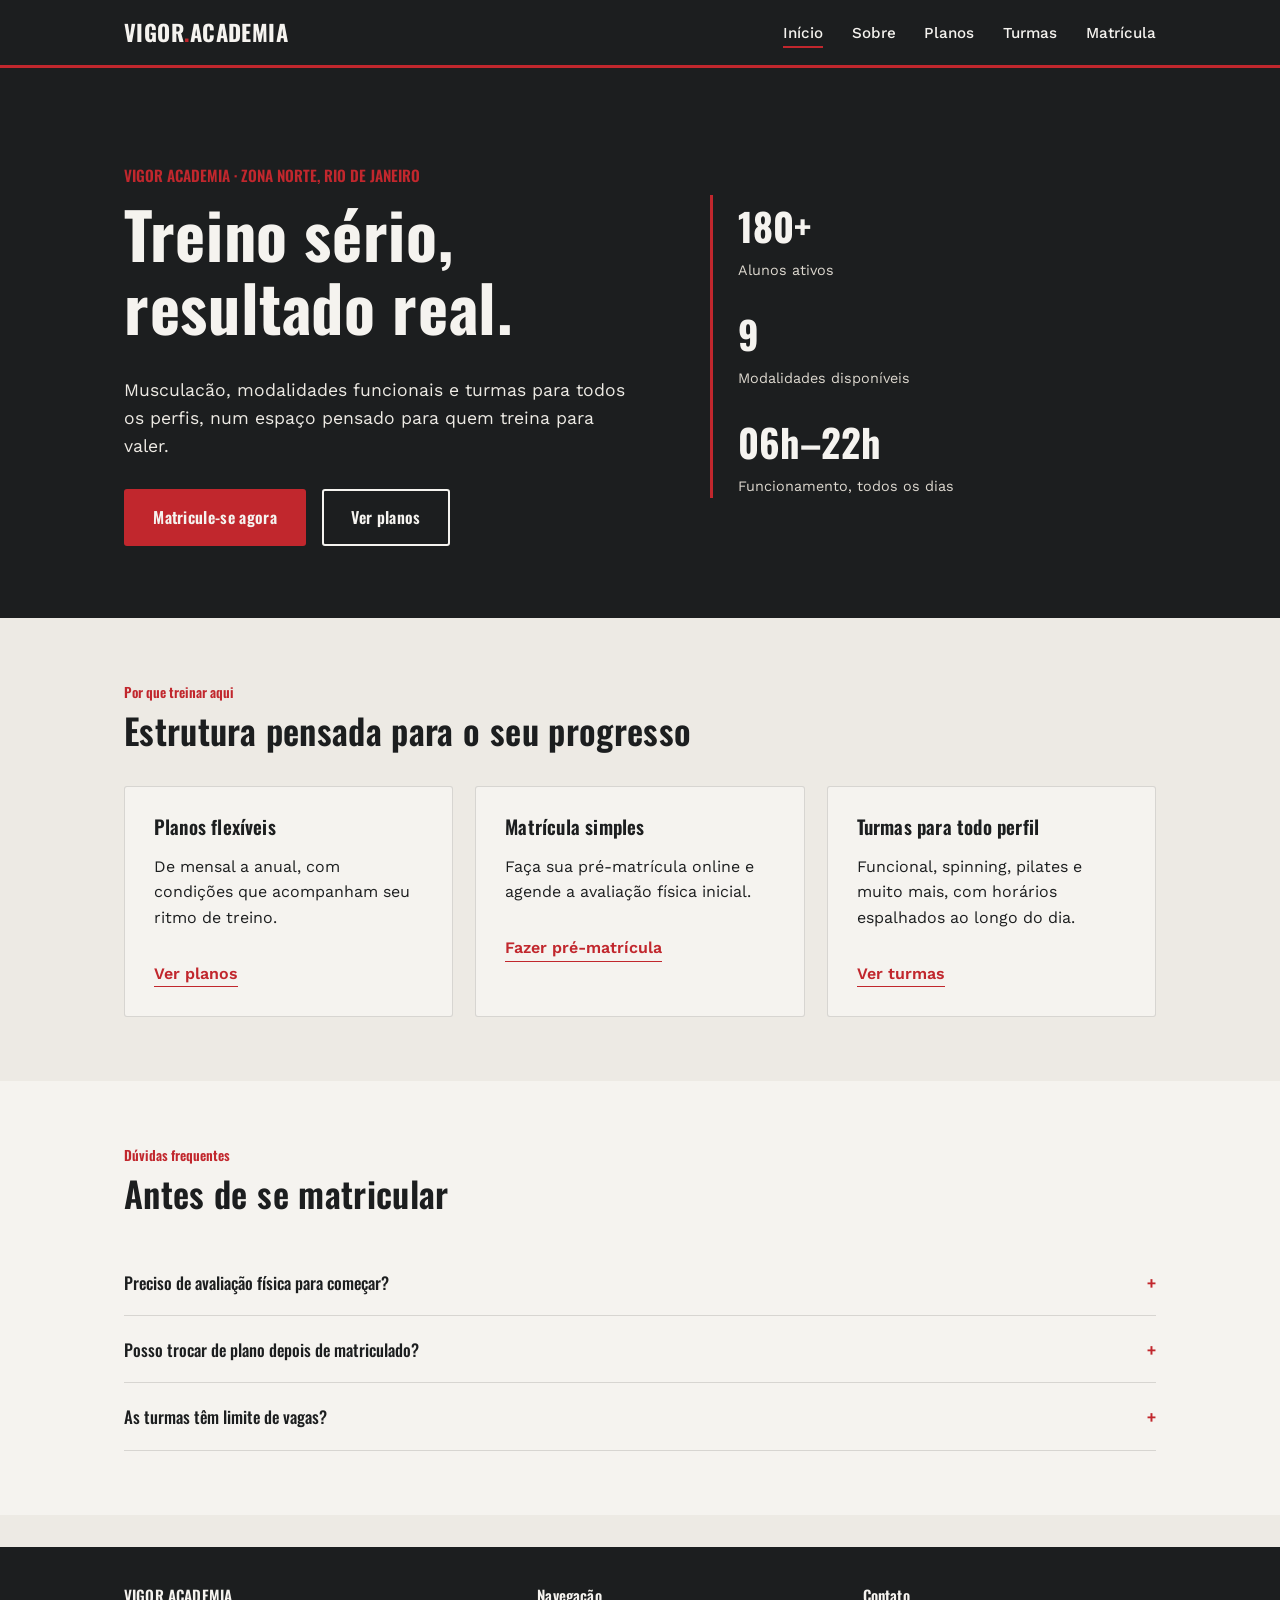
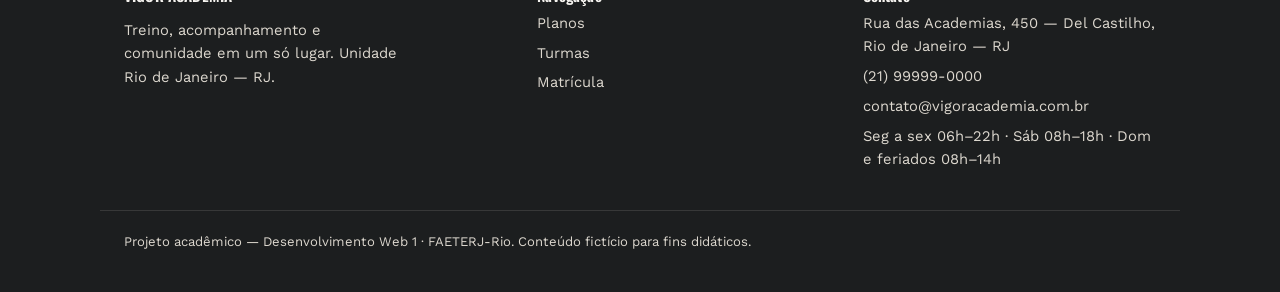
<file: academia-site/index.html>
<!DOCTYPE html>
<html lang="pt-BR">
<head>
<meta charset="UTF-8">
<meta name="viewport" content="width=device-width, initial-scale=1.0">
<title>Início | Vigor Academia</title>
<meta name="description" content="Vigor Academia — musculacão, modalidades funcionais e planos flexíveis na Zona Norte do Rio de Janeiro.">
<link rel="stylesheet" href="css/style.css">
</head>
<body>
<header class="site-header">
  <nav class="nav">
    <a href="index.html" class="brand">VIGOR<span>.</span>ACADEMIA</a>
    <button class="nav-toggle" aria-label="Abrir menu" aria-expanded="false">Menu</button>
    <ul class="nav-links">
      <li><a href="index.html" aria-current="page">Início</a></li>
      <li><a href="sobre.html">Sobre</a></li>
      <li><a href="planos.html">Planos</a></li>
      <li><a href="turmas.html">Turmas</a></li>
      <li><a href="matricula.html">Matrícula</a></li>
    </ul>
  </nav>
</header>

<section class="hero">
  <div class="container">
    <div>
      <p class="hero-eyebrow">VIGOR ACADEMIA · ZONA NORTE, RIO DE JANEIRO</p>
      <h1>Treino sério,<br>resultado real.</h1>
      <p class="lead">Musculacão, modalidades funcionais e turmas para todos os perfis, num espaço pensado para quem treina para valer.</p>
      <div class="hero-actions">
        <a href="matricula.html" class="btn btn-primary">Matricule-se agora</a>
        <a href="planos.html" class="btn btn-outline">Ver planos</a>
      </div>
    </div>
    <div class="hero-stats">
      <div><span class="stat-num">180+</span><span class="stat-label">Alunos ativos</span></div>
      <div><span class="stat-num">9</span><span class="stat-label">Modalidades disponíveis</span></div>
      <div><span class="stat-num">06h–22h</span><span class="stat-label">Funcionamento, todos os dias</span></div>
    </div>
  </div>
</section>

<section class="section">
  <div class="container">
    <div class="section-head">
      <span class="kicker">Por que treinar aqui</span>
      <h2>Estrutura pensada para o seu progresso</h2>
    </div>
    <div class="card-grid">
      <div class="card">
        <h3>Planos flexíveis</h3>
        <p>De mensal a anual, com condições que acompanham seu ritmo de treino.</p>
        <a class="card-link" href="planos.html">Ver planos</a>
      </div>
      <div class="card">
        <h3>Matrícula simples</h3>
        <p>Faça sua pré-matrícula online e agende a avaliação física inicial.</p>
        <a class="card-link" href="matricula.html">Fazer pré-matrícula</a>
      </div>
      <div class="card">
        <h3>Turmas para todo perfil</h3>
        <p>Funcional, spinning, pilates e muito mais, com horários espalhados ao longo do dia.</p>
        <a class="card-link" href="turmas.html">Ver turmas</a>
      </div>
    </div>
  </div>
</section>

<section class="section section-alt">
  <div class="container">
    <div class="section-head">
      <span class="kicker">Dúvidas frequentes</span>
      <h2>Antes de se matricular</h2>
    </div>
    <div class="accordion">
      <div class="accordion-item">
        <button class="accordion-trigger" aria-expanded="false" aria-controls="faq-1">
          <span>Preciso de avaliação física para começar?</span><span class="icon">+</span>
        </button>
        <div class="accordion-panel" id="faq-1">
          <p>Sim. Toda matrícula inclui uma avaliação física inicial, usada para montar seu primeiro treino.</p>
        </div>
      </div>
      <div class="accordion-item">
        <button class="accordion-trigger" aria-expanded="false" aria-controls="faq-2">
          <span>Posso trocar de plano depois de matriculado?</span><span class="icon">+</span>
        </button>
        <div class="accordion-panel" id="faq-2">
          <p>Sim, a troca pode ser solicitada na recepção e passa a valer no próximo ciclo de pagamento.</p>
        </div>
      </div>
      <div class="accordion-item">
        <button class="accordion-trigger" aria-expanded="false" aria-controls="faq-3">
          <span>As turmas têm limite de vagas?</span><span class="icon">+</span>
        </button>
        <div class="accordion-panel" id="faq-3">
          <p>Sim, cada turma tem capacidade máxima fixa — confira as vagas disponíveis na página de turmas.</p>
        </div>
      </div>
    </div>
  </div>
</section>
<footer class="site-footer">
  <div class="container footer-grid">
    <div>
      <h4>VIGOR ACADEMIA</h4>
      <p style="max-width:32ch; color:var(--concrete-dark); font-size:0.92rem;">Treino, acompanhamento e comunidade em um só lugar. Unidade Rio de Janeiro — RJ.</p>
    </div>
    <div>
      <h4>Navegação</h4>
      <ul>
        <li><a href="planos.html">Planos</a></li>
        <li><a href="turmas.html">Turmas</a></li>
        <li><a href="matricula.html">Matrícula</a></li>
      </ul>
    </div>
    <div>
      <h4>Contato</h4>
      <ul>
        <li>Rua das Academias, 450 — Del Castilho, Rio de Janeiro — RJ</li>
        <li>(21) 99999-0000</li>
        <li>contato@vigoracademia.com.br</li>
        <li>Seg a sex 06h–22h · Sáb 08h–18h · Dom e feriados 08h–14h</li>
      </ul>
    </div>
  </div>
  <div class="footer-bottom">
    Projeto acadêmico — Desenvolvimento Web 1 · FAETERJ-Rio. Conteúdo fictício para fins didáticos.
  </div>
</footer>
<script src="js/main.js" defer></script>
</body>
</html>
</file>
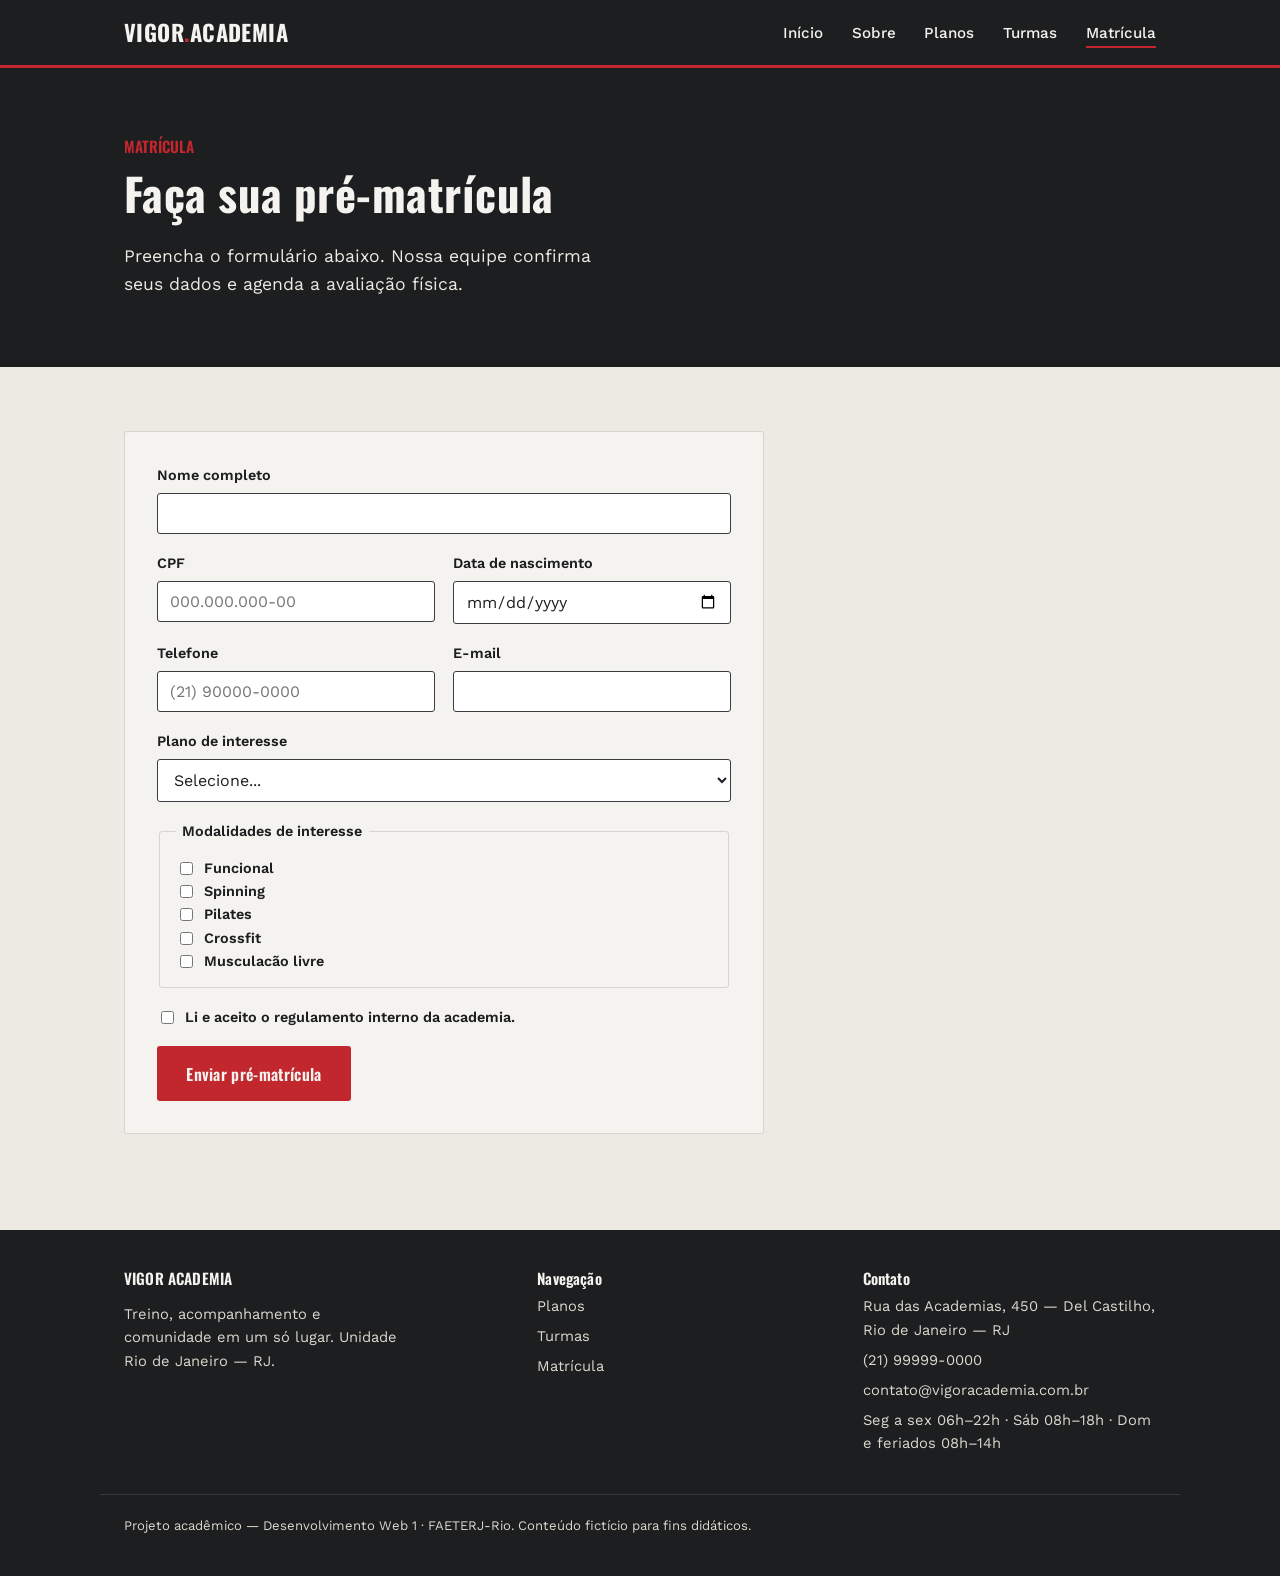
<file: academia-site/matricula.html>
<!DOCTYPE html>
<html lang="pt-BR">
<head>
<meta charset="UTF-8">
<meta name="viewport" content="width=device-width, initial-scale=1.0">
<title>Matrícula | Vigor Academia</title>
<meta name="description" content="Formulário de pré-matrícula da Vigor Academia.">
<link rel="stylesheet" href="css/style.css">
</head>
<body>
<header class="site-header">
  <nav class="nav">
    <a href="index.html" class="brand">VIGOR<span>.</span>ACADEMIA</a>
    <button class="nav-toggle" aria-label="Abrir menu" aria-expanded="false">Menu</button>
    <ul class="nav-links">
      <li><a href="index.html">Início</a></li>
      <li><a href="sobre.html">Sobre</a></li>
      <li><a href="planos.html">Planos</a></li>
      <li><a href="turmas.html">Turmas</a></li>
      <li><a href="matricula.html" aria-current="page">Matrícula</a></li>
    </ul>
  </nav>
</header>
<section class="hero" style="padding: 3.2rem 0;">
  <div class="container" style="grid-template-columns: 1fr;">
    <div>
      <p class="hero-eyebrow">MATRÍCULA</p>
      <h1 style="font-size: clamp(2rem, 4vw, 2.8rem);">Faça sua pré-matrícula</h1>
      <p class="lead">Preencha o formulário abaixo. Nossa equipe confirma seus dados e agenda a avaliação física.</p>
    </div>
  </div>
</section>

<section class="section">
  <div class="container">
    <form class="form-card" id="form-matricula" novalidate>
      <div class="form-grid">
        <div class="full">
          <label for="nome">Nome completo</label>
          <input type="text" id="nome" name="nome" required>
        </div>

        <div>
          <label for="cpf">CPF</label>
          <input type="text" id="cpf" name="cpf" placeholder="000.000.000-00" required>
        </div>
        <div>
          <label for="nascimento">Data de nascimento</label>
          <input type="date" id="nascimento" name="nascimento" required>
        </div>

        <div>
          <label for="telefone">Telefone</label>
          <input type="tel" id="telefone" name="telefone" placeholder="(21) 90000-0000" required>
        </div>
        <div>
          <label for="email">E-mail</label>
          <input type="email" id="email" name="email" required>
        </div>

        <div class="full">
          <label for="plano">Plano de interesse</label>
          <select id="plano" name="plano" required>
            <option value="">Selecione...</option>
            <option value="mensal">Mensal — R$ 139/mês</option>
            <option value="trimestral">Trimestral — R$ 119/mês</option>
            <option value="semestral">Semestral — R$ 104/mês</option>
            <option value="anual">Anual — R$ 89/mês</option>
          </select>
        </div>

        <div class="full">
          <fieldset>
            <legend>Modalidades de interesse</legend>
            <div class="checkbox-row"><input type="checkbox" id="mod-funcional" name="modalidade" value="funcional"><label for="mod-funcional" style="margin:0;">Funcional</label></div>
            <div class="checkbox-row"><input type="checkbox" id="mod-spinning" name="modalidade" value="spinning"><label for="mod-spinning" style="margin:0;">Spinning</label></div>
            <div class="checkbox-row"><input type="checkbox" id="mod-pilates" name="modalidade" value="pilates"><label for="mod-pilates" style="margin:0;">Pilates</label></div>
            <div class="checkbox-row"><input type="checkbox" id="mod-crossfit" name="modalidade" value="crossfit"><label for="mod-crossfit" style="margin:0;">Crossfit</label></div>
            <div class="checkbox-row"><input type="checkbox" id="mod-musculacao" name="modalidade" value="musculacao"><label for="mod-musculacao" style="margin:0;">Musculacão livre</label></div>
          </fieldset>
        </div>

        <div class="full checkbox-row">
          <input type="checkbox" id="termos" name="termos" required>
          <label for="termos" style="margin:0;">Li e aceito o regulamento interno da academia.</label>
        </div>

        <div class="full">
          <button type="submit" class="btn btn-primary">Enviar pré-matrícula</button>
          <div class="form-msg" id="matricula-msg"></div>
        </div>
      </div>
    </form>
  </div>
</section>
<footer class="site-footer">
  <div class="container footer-grid">
    <div>
      <h4>VIGOR ACADEMIA</h4>
      <p style="max-width:32ch; color:var(--concrete-dark); font-size:0.92rem;">Treino, acompanhamento e comunidade em um só lugar. Unidade Rio de Janeiro — RJ.</p>
    </div>
    <div>
      <h4>Navegação</h4>
      <ul>
        <li><a href="planos.html">Planos</a></li>
        <li><a href="turmas.html">Turmas</a></li>
        <li><a href="matricula.html">Matrícula</a></li>
      </ul>
    </div>
    <div>
      <h4>Contato</h4>
      <ul>
        <li>Rua das Academias, 450 — Del Castilho, Rio de Janeiro — RJ</li>
        <li>(21) 99999-0000</li>
        <li>contato@vigoracademia.com.br</li>
        <li>Seg a sex 06h–22h · Sáb 08h–18h · Dom e feriados 08h–14h</li>
      </ul>
    </div>
  </div>
  <div class="footer-bottom">
    Projeto acadêmico — Desenvolvimento Web 1 · FAETERJ-Rio. Conteúdo fictício para fins didáticos.
  </div>
</footer>
<script src="js/main.js" defer></script>
</body>
</html>
</file>
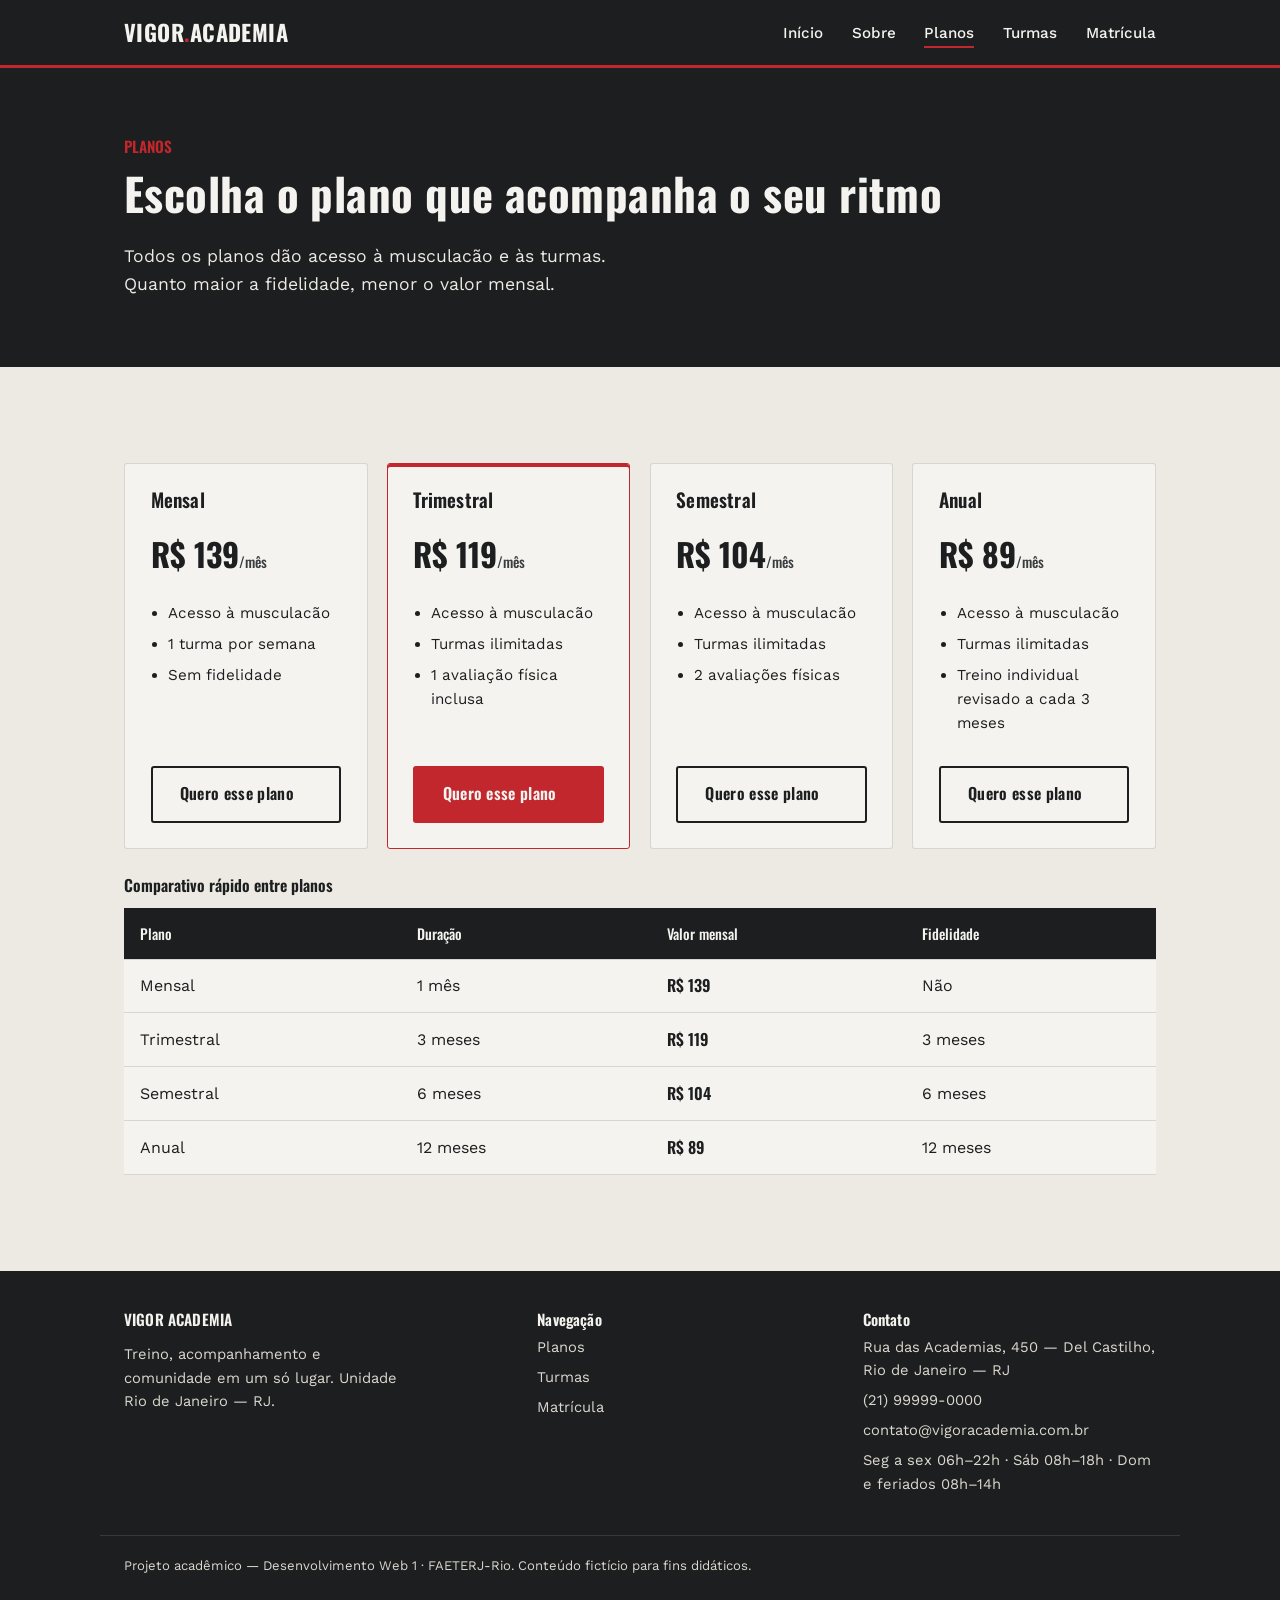
<file: academia-site/planos.html>
<!DOCTYPE html>
<html lang="pt-BR">
<head>
<meta charset="UTF-8">
<meta name="viewport" content="width=device-width, initial-scale=1.0">
<title>Planos | Vigor Academia</title>
<meta name="description" content="Compare os planos mensal, trimestral, semestral e anual da Vigor Academia.">
<link rel="stylesheet" href="css/style.css">
</head>
<body>
<header class="site-header">
  <nav class="nav">
    <a href="index.html" class="brand">VIGOR<span>.</span>ACADEMIA</a>
    <button class="nav-toggle" aria-label="Abrir menu" aria-expanded="false">Menu</button>
    <ul class="nav-links">
      <li><a href="index.html">Início</a></li>
      <li><a href="sobre.html">Sobre</a></li>
      <li><a href="planos.html" aria-current="page">Planos</a></li>
      <li><a href="turmas.html">Turmas</a></li>
      <li><a href="matricula.html">Matrícula</a></li>
    </ul>
  </nav>
</header>
<section class="hero" style="padding: 3.2rem 0;">
  <div class="container" style="grid-template-columns: 1fr;">
    <div>
      <p class="hero-eyebrow">PLANOS</p>
      <h1 style="font-size: clamp(2rem, 4vw, 2.8rem);">Escolha o plano que acompanha o seu ritmo</h1>
      <p class="lead">Todos os planos dão acesso à musculacão e às turmas. Quanto maior a fidelidade, menor o valor mensal.</p>
    </div>
  </div>
</section>

<section class="section">
  <div class="container">
    <div class="plan-grid">
      <div class="plan">
        <h3>Mensal</h3>
        <p class="price">R$ 139<small>/mês</small></p>
        <ul>
          <li>Acesso à musculacão</li>
          <li>1 turma por semana</li>
          <li>Sem fidelidade</li>
        </ul>
        <a href="matricula.html" class="btn btn-outline">Quero esse plano</a>
      </div>
      <div class="plan featured">
        <h3>Trimestral</h3>
        <p class="price">R$ 119<small>/mês</small></p>
        <ul>
          <li>Acesso à musculacão</li>
          <li>Turmas ilimitadas</li>
          <li>1 avaliação física inclusa</li>
        </ul>
        <a href="matricula.html" class="btn btn-primary">Quero esse plano</a>
      </div>
      <div class="plan">
        <h3>Semestral</h3>
        <p class="price">R$ 104<small>/mês</small></p>
        <ul>
          <li>Acesso à musculacão</li>
          <li>Turmas ilimitadas</li>
          <li>2 avaliações físicas</li>
        </ul>
        <a href="matricula.html" class="btn btn-outline">Quero esse plano</a>
      </div>
      <div class="plan">
        <h3>Anual</h3>
        <p class="price">R$ 89<small>/mês</small></p>
        <ul>
          <li>Acesso à musculacão</li>
          <li>Turmas ilimitadas</li>
          <li>Treino individual revisado a cada 3 meses</li>
        </ul>
        <a href="matricula.html" class="btn btn-outline">Quero esse plano</a>
      </div>
    </div>

    <div class="table-wrap">
      <table>
        <caption>Comparativo rápido entre planos</caption>
        <thead>
          <tr><th>Plano</th><th>Duração</th><th>Valor mensal</th><th>Fidelidade</th></tr>
        </thead>
        <tbody>
          <tr><td>Mensal</td><td>1 mês</td><td class="price">R$ 139</td><td>Não</td></tr>
          <tr><td>Trimestral</td><td>3 meses</td><td class="price">R$ 119</td><td>3 meses</td></tr>
          <tr><td>Semestral</td><td>6 meses</td><td class="price">R$ 104</td><td>6 meses</td></tr>
          <tr><td>Anual</td><td>12 meses</td><td class="price">R$ 89</td><td>12 meses</td></tr>
        </tbody>
      </table>
    </div>
  </div>
</section>
<footer class="site-footer">
  <div class="container footer-grid">
    <div>
      <h4>VIGOR ACADEMIA</h4>
      <p style="max-width:32ch; color:var(--concrete-dark); font-size:0.92rem;">Treino, acompanhamento e comunidade em um só lugar. Unidade Rio de Janeiro — RJ.</p>
    </div>
    <div>
      <h4>Navegação</h4>
      <ul>
        <li><a href="planos.html">Planos</a></li>
        <li><a href="turmas.html">Turmas</a></li>
        <li><a href="matricula.html">Matrícula</a></li>
      </ul>
    </div>
    <div>
      <h4>Contato</h4>
      <ul>
        <li>Rua das Academias, 450 — Del Castilho, Rio de Janeiro — RJ</li>
        <li>(21) 99999-0000</li>
        <li>contato@vigoracademia.com.br</li>
        <li>Seg a sex 06h–22h · Sáb 08h–18h · Dom e feriados 08h–14h</li>
      </ul>
    </div>
  </div>
  <div class="footer-bottom">
    Projeto acadêmico — Desenvolvimento Web 1 · FAETERJ-Rio. Conteúdo fictício para fins didáticos.
  </div>
</footer>
<script src="js/main.js" defer></script>
</body>
</html>
</file>
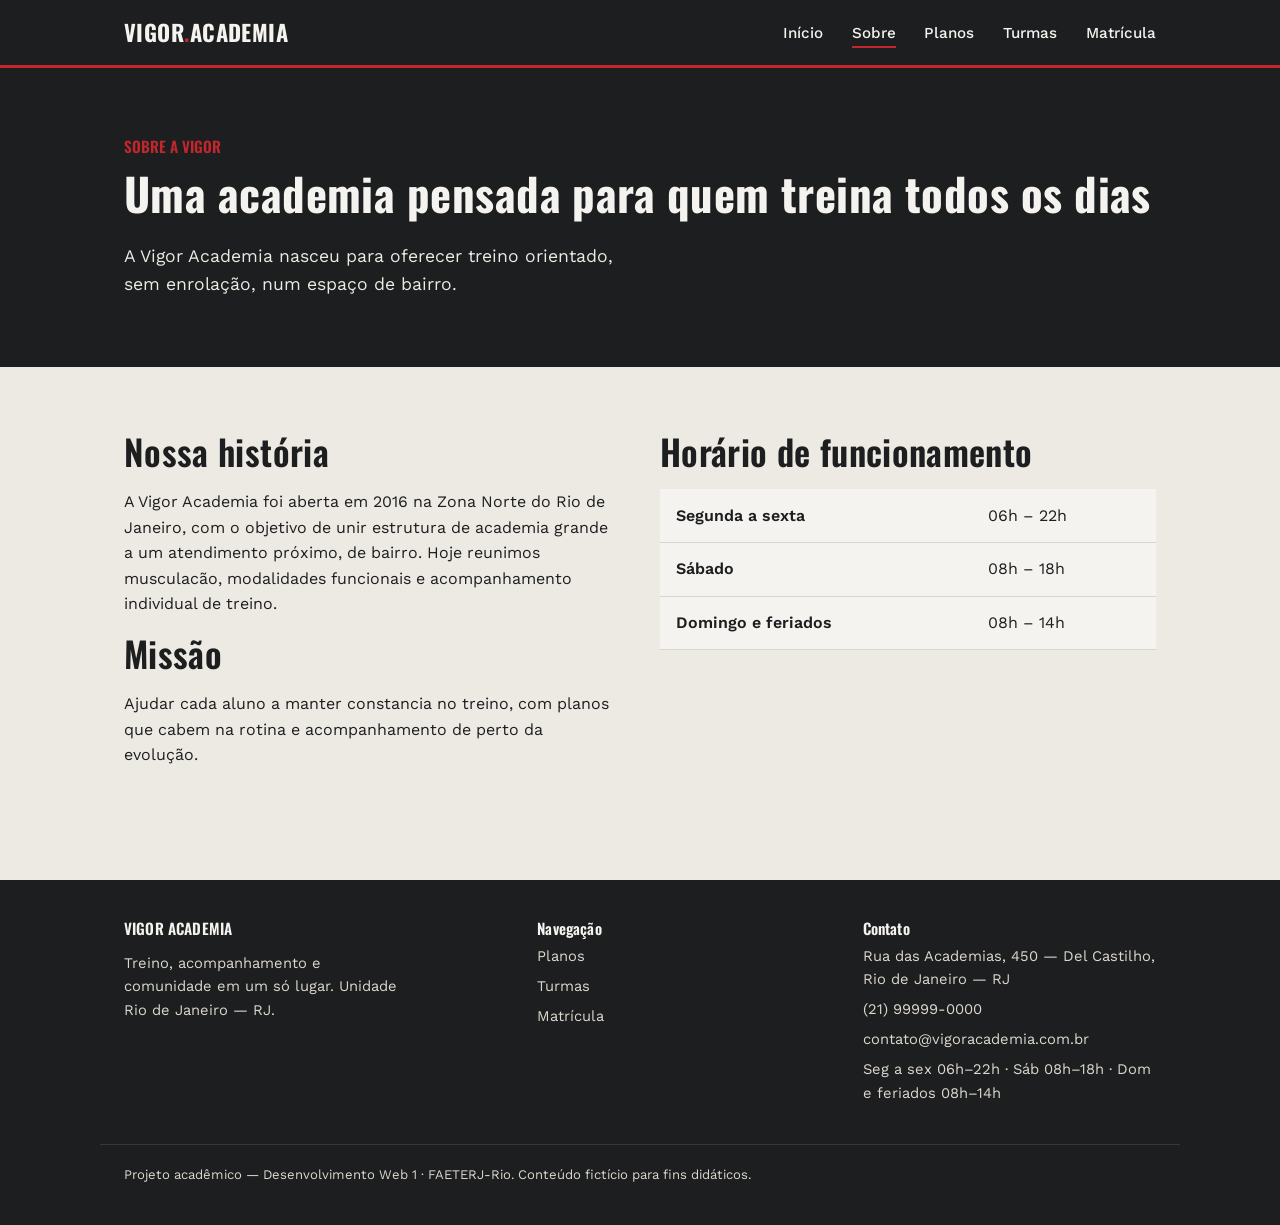
<file: academia-site/sobre.html>
<!DOCTYPE html>
<html lang="pt-BR">
<head>
<meta charset="UTF-8">
<meta name="viewport" content="width=device-width, initial-scale=1.0">
<title>Sobre | Vigor Academia</title>
<meta name="description" content="Conheça a história, a missão e o horário de funcionamento da Vigor Academia.">
<link rel="stylesheet" href="css/style.css">
</head>
<body>
<header class="site-header">
  <nav class="nav">
    <a href="index.html" class="brand">VIGOR<span>.</span>ACADEMIA</a>
    <button class="nav-toggle" aria-label="Abrir menu" aria-expanded="false">Menu</button>
    <ul class="nav-links">
      <li><a href="index.html">Início</a></li>
      <li><a href="sobre.html" aria-current="page">Sobre</a></li>
      <li><a href="planos.html">Planos</a></li>
      <li><a href="turmas.html">Turmas</a></li>
      <li><a href="matricula.html">Matrícula</a></li>
    </ul>
  </nav>
</header>
<section class="hero" style="padding: 3.2rem 0;">
  <div class="container" style="grid-template-columns: 1fr;">
    <div>
      <p class="hero-eyebrow">SOBRE A VIGOR</p>
      <h1 style="font-size: clamp(2rem, 4vw, 2.8rem);">Uma academia pensada para quem treina todos os dias</h1>
      <p class="lead">A Vigor Academia nasceu para oferecer treino orientado, sem enrolação, num espaço de bairro.</p>
    </div>
  </div>
</section>

<section class="section">
  <div class="container info-grid">
    <div>
      <h2>Nossa história</h2>
      <p>A Vigor Academia foi aberta em 2016 na Zona Norte do Rio de Janeiro, com o objetivo de unir estrutura de academia grande a um atendimento próximo, de bairro. Hoje reunimos musculacão, modalidades funcionais e acompanhamento individual de treino.</p>
      <h2>Missão</h2>
      <p>Ajudar cada aluno a manter constancia no treino, com planos que cabem na rotina e acompanhamento de perto da evolução.</p>
    </div>
    <div>
      <h2>Horário de funcionamento</h2>
      <table class="hours-table">
        <tbody>
          <tr><td>Segunda a sexta</td><td>06h – 22h</td></tr>
          <tr><td>Sábado</td><td>08h – 18h</td></tr>
          <tr><td>Domingo e feriados</td><td>08h – 14h</td></tr>
        </tbody>
      </table>
    </div>
  </div>
</section>
<footer class="site-footer">
  <div class="container footer-grid">
    <div>
      <h4>VIGOR ACADEMIA</h4>
      <p style="max-width:32ch; color:var(--concrete-dark); font-size:0.92rem;">Treino, acompanhamento e comunidade em um só lugar. Unidade Rio de Janeiro — RJ.</p>
    </div>
    <div>
      <h4>Navegação</h4>
      <ul>
        <li><a href="planos.html">Planos</a></li>
        <li><a href="turmas.html">Turmas</a></li>
        <li><a href="matricula.html">Matrícula</a></li>
      </ul>
    </div>
    <div>
      <h4>Contato</h4>
      <ul>
        <li>Rua das Academias, 450 — Del Castilho, Rio de Janeiro — RJ</li>
        <li>(21) 99999-0000</li>
        <li>contato@vigoracademia.com.br</li>
        <li>Seg a sex 06h–22h · Sáb 08h–18h · Dom e feriados 08h–14h</li>
      </ul>
    </div>
  </div>
  <div class="footer-bottom">
    Projeto acadêmico — Desenvolvimento Web 1 · FAETERJ-Rio. Conteúdo fictício para fins didáticos.
  </div>
</footer>
<script src="js/main.js" defer></script>
</body>
</html>
</file>
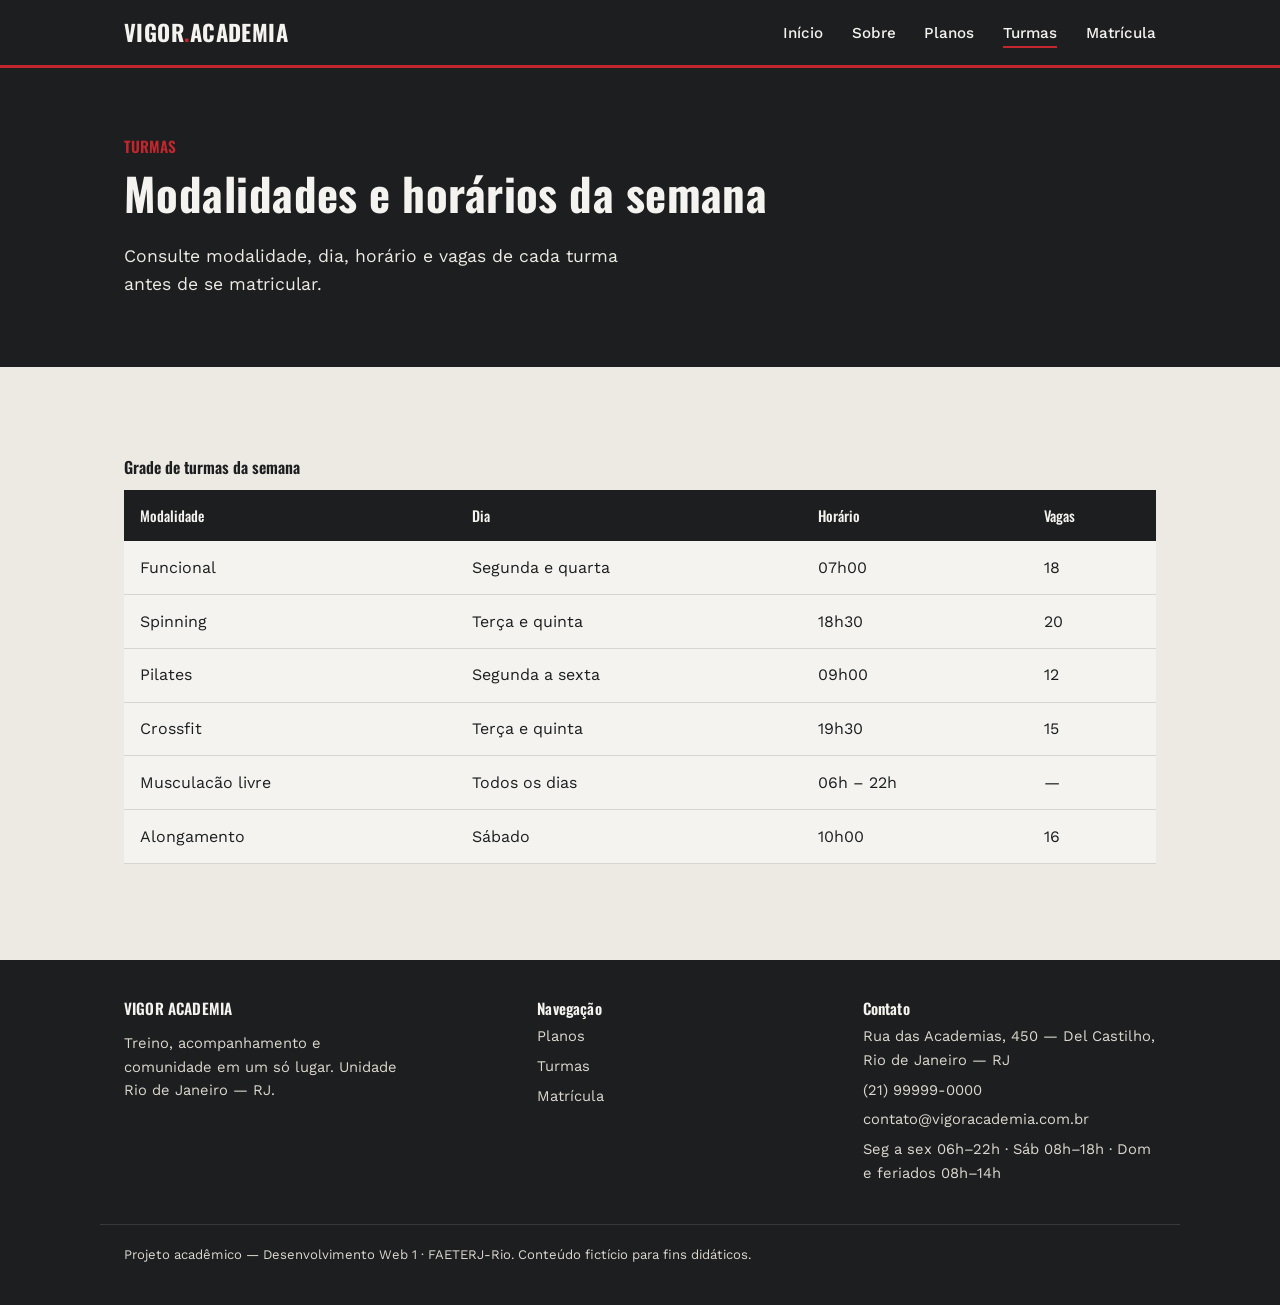
<file: academia-site/turmas.html>
<!DOCTYPE html>
<html lang="pt-BR">
<head>
<meta charset="UTF-8">
<meta name="viewport" content="width=device-width, initial-scale=1.0">
<title>Turmas | Vigor Academia</title>
<meta name="description" content="Grade semanal de turmas da Vigor Academia: modalidade, dia, horário e vagas.">
<link rel="stylesheet" href="css/style.css">
</head>
<body>
<header class="site-header">
  <nav class="nav">
    <a href="index.html" class="brand">VIGOR<span>.</span>ACADEMIA</a>
    <button class="nav-toggle" aria-label="Abrir menu" aria-expanded="false">Menu</button>
    <ul class="nav-links">
      <li><a href="index.html">Início</a></li>
      <li><a href="sobre.html">Sobre</a></li>
      <li><a href="planos.html">Planos</a></li>
      <li><a href="turmas.html" aria-current="page">Turmas</a></li>
      <li><a href="matricula.html">Matrícula</a></li>
    </ul>
  </nav>
</header>
<section class="hero" style="padding: 3.2rem 0;">
  <div class="container" style="grid-template-columns: 1fr;">
    <div>
      <p class="hero-eyebrow">TURMAS</p>
      <h1 style="font-size: clamp(2rem, 4vw, 2.8rem);">Modalidades e horários da semana</h1>
      <p class="lead">Consulte modalidade, dia, horário e vagas de cada turma antes de se matricular.</p>
    </div>
  </div>
</section>

<section class="section">
  <div class="container">
    <div class="table-wrap">
      <table>
        <caption>Grade de turmas da semana</caption>
        <thead>
          <tr><th>Modalidade</th><th>Dia</th><th>Horário</th><th>Vagas</th></tr>
        </thead>
        <tbody>
          <tr><td>Funcional</td><td>Segunda e quarta</td><td>07h00</td><td>18</td></tr>
          <tr><td>Spinning</td><td>Terça e quinta</td><td>18h30</td><td>20</td></tr>
          <tr><td>Pilates</td><td>Segunda a sexta</td><td>09h00</td><td>12</td></tr>
          <tr><td>Crossfit</td><td>Terça e quinta</td><td>19h30</td><td>15</td></tr>
          <tr><td>Musculacão livre</td><td>Todos os dias</td><td>06h – 22h</td><td>—</td></tr>
          <tr><td>Alongamento</td><td>Sábado</td><td>10h00</td><td>16</td></tr>
        </tbody>
      </table>
    </div>
  </div>
</section>
<footer class="site-footer">
  <div class="container footer-grid">
    <div>
      <h4>VIGOR ACADEMIA</h4>
      <p style="max-width:32ch; color:var(--concrete-dark); font-size:0.92rem;">Treino, acompanhamento e comunidade em um só lugar. Unidade Rio de Janeiro — RJ.</p>
    </div>
    <div>
      <h4>Navegação</h4>
      <ul>
        <li><a href="planos.html">Planos</a></li>
        <li><a href="turmas.html">Turmas</a></li>
        <li><a href="matricula.html">Matrícula</a></li>
      </ul>
    </div>
    <div>
      <h4>Contato</h4>
      <ul>
        <li>Rua das Academias, 450 — Del Castilho, Rio de Janeiro — RJ</li>
        <li>(21) 99999-0000</li>
        <li>contato@vigoracademia.com.br</li>
        <li>Seg a sex 06h–22h · Sáb 08h–18h · Dom e feriados 08h–14h</li>
      </ul>
    </div>
  </div>
  <div class="footer-bottom">
    Projeto acadêmico — Desenvolvimento Web 1 · FAETERJ-Rio. Conteúdo fictício para fins didáticos.
  </div>
</footer>
<script src="js/main.js" defer></script>
</body>
</html>
</file>
<file: academia-site/css/style.css>
@import url('https://fonts.googleapis.com/css2?family=Oswald:wght@500;600;700&family=Work+Sans:wght@400;500;600&display=swap');

/* ---------- Tokens ---------- */
:root {
  --ink: #1c1e1f;
  --ink-soft: #3a3d3f;
  --concrete: #edeae4;
  --concrete-dark: #ddd8cf;
  --chalk: #f5f3ef;
  --iron-red: #c1272d;
  --iron-red-dark: #9c1e23;
  --line: rgba(28, 30, 31, 0.14);

  --font-display: 'Oswald', 'Arial Narrow', sans-serif;
  --font-body: 'Work Sans', Arial, sans-serif;

  --radius: 3px;
  --container: 1080px;
}

* { box-sizing: border-box; }

html { scroll-behavior: smooth; }

body {
  margin: 0;
  font-family: var(--font-body);
  color: var(--ink);
  background: var(--concrete);
  line-height: 1.6;
  -webkit-font-smoothing: antialiased;
}

img { max-width: 100%; display: block; }

a { color: inherit; }

h1, h2, h3, h4 {
  font-family: var(--font-display);
  font-weight: 600;
  line-height: 1.15;
  margin: 0 0 0.5em;
  letter-spacing: 0.01em;
}

h1 { font-size: clamp(2.4rem, 5vw, 4rem); font-weight: 700; }
h2 { font-size: clamp(1.6rem, 3vw, 2.2rem); }
h3 { font-size: 1.2rem; }

p { max-width: 65ch; }

.container {
  width: 100%;
  max-width: var(--container);
  margin: 0 auto;
  padding: 0 1.5rem;
}

/* ---------- Header / Nav ---------- */
.site-header {
  background: var(--ink);
  color: var(--chalk);
  position: sticky;
  top: 0;
  z-index: 50;
  border-bottom: 3px solid var(--iron-red);
}

.nav {
  display: flex;
  align-items: center;
  justify-content: space-between;
  padding: 0.9rem 1.5rem;
  max-width: var(--container);
  margin: 0 auto;
}

.brand {
  font-family: var(--font-display);
  font-size: 1.4rem;
  font-weight: 700;
  color: var(--chalk);
  text-decoration: none;
  letter-spacing: 0.02em;
}

.brand span { color: var(--iron-red); }

.nav-links {
  display: flex;
  gap: 1.8rem;
  list-style: none;
  margin: 0;
  padding: 0;
}

.nav-links a {
  text-decoration: none;
  color: var(--chalk);
  font-size: 0.95rem;
  font-weight: 500;
  padding: 0.3rem 0;
  border-bottom: 2px solid transparent;
  transition: border-color 0.15s ease;
}

.nav-links a:hover,
.nav-links a[aria-current="page"] {
  border-color: var(--iron-red);
}

.nav-toggle {
  display: none;
  background: none;
  border: 1px solid var(--chalk);
  color: var(--chalk);
  padding: 0.4rem 0.6rem;
  border-radius: var(--radius);
  cursor: pointer;
  font-size: 1rem;
}

/* ---------- Buttons ---------- */
.btn {
  display: inline-block;
  font-family: var(--font-display);
  font-weight: 600;
  letter-spacing: 0.02em;
  text-decoration: none;
  padding: 0.85rem 1.7rem;
  border-radius: var(--radius);
  border: 2px solid transparent;
  cursor: pointer;
  font-size: 1rem;
}

.btn-primary {
  background: var(--iron-red);
  color: var(--chalk);
}
.btn-primary:hover { background: var(--iron-red-dark); }

.btn-outline {
  background: transparent;
  border-color: var(--ink);
  color: var(--ink);
}
.btn-outline:hover { background: var(--ink); color: var(--chalk); }
.hero .btn-outline { border-color: var(--chalk); color: var(--chalk); }
.hero .btn-outline:hover { background: var(--chalk); color: var(--ink); }

/* ---------- Hero ---------- */
.hero {
  background: var(--ink);
  color: var(--chalk);
  padding: 5rem 0 4.5rem;
}

.hero .container {
  display: grid;
  grid-template-columns: 1.1fr 0.9fr;
  gap: 2.5rem;
  align-items: center;
}

.hero-eyebrow {
  color: var(--iron-red);
  font-family: var(--font-display);
  font-weight: 600;
  font-size: 0.95rem;
  margin-bottom: 0.6rem;
}

.hero p.lead {
  font-size: 1.1rem;
  color: var(--concrete);
  max-width: 46ch;
}

.hero-actions { display: flex; gap: 1rem; margin-top: 1.8rem; flex-wrap: wrap; }

.hero-stats {
  border-left: 3px solid var(--iron-red);
  padding-left: 1.6rem;
  display: grid;
  gap: 1.3rem;
}

.hero-stats .stat-num {
  font-family: var(--font-display);
  font-size: 2.4rem;
  font-weight: 700;
  color: var(--chalk);
  display: block;
}

.hero-stats .stat-label {
  color: var(--concrete-dark);
  font-size: 0.9rem;
}

/* ---------- Sections ---------- */
.section { padding: 4rem 0; }
.section-alt { background: var(--chalk); }

.section-head { margin-bottom: 2.2rem; max-width: 60ch; }

.section-head .kicker {
  color: var(--iron-red);
  font-family: var(--font-display);
  font-weight: 600;
  font-size: 0.85rem;
  text-transform: none;
  display: block;
  margin-bottom: 0.4rem;
}

/* ---------- Cards ---------- */
.card-grid {
  display: grid;
  grid-template-columns: repeat(3, 1fr);
  gap: 1.4rem;
}

.card {
  background: var(--chalk);
  border: 1px solid var(--line);
  padding: 1.8rem;
  border-radius: var(--radius);
}

.card h3 { margin-bottom: 0.5rem; }

.card a.card-link {
  display: inline-block;
  margin-top: 0.9rem;
  font-weight: 600;
  color: var(--iron-red);
  text-decoration: none;
  border-bottom: 1px solid var(--iron-red);
}

/* ---------- Tables ---------- */
.table-wrap { overflow-x: auto; margin-top: 1.5rem; }

table {
  width: 100%;
  border-collapse: collapse;
  background: var(--chalk);
  min-width: 560px;
}

caption {
  text-align: left;
  font-family: var(--font-display);
  font-weight: 600;
  padding-bottom: 0.6rem;
}

th, td {
  text-align: left;
  padding: 0.85rem 1rem;
  border-bottom: 1px solid var(--line);
}

thead th {
  background: var(--ink);
  color: var(--chalk);
  font-family: var(--font-display);
  font-weight: 500;
  font-size: 0.9rem;
}

tbody tr:hover { background: var(--concrete); }

td.price { font-family: var(--font-display); font-weight: 600; }

/* ---------- Plan cards ---------- */
.plan-grid {
  display: grid;
  grid-template-columns: repeat(4, 1fr);
  gap: 1.2rem;
  margin-top: 2rem;
}

.plan {
  border: 1px solid var(--line);
  background: var(--chalk);
  border-radius: var(--radius);
  padding: 1.6rem;
  display: flex;
  flex-direction: column;
}

.plan.featured {
  border-color: var(--iron-red);
  box-shadow: inset 0 3px 0 var(--iron-red);
}

.plan .price {
  font-family: var(--font-display);
  font-size: 2rem;
  font-weight: 700;
  margin: 0.4rem 0;
}

.plan .price small { font-size: 0.9rem; font-weight: 500; color: var(--ink-soft); }

.plan ul { padding-left: 1.1rem; margin: 1rem 0 1.5rem; flex: 1; }
.plan li { margin-bottom: 0.4rem; font-size: 0.95rem; }

/* ---------- Forms ---------- */
.form-card {
  background: var(--chalk);
  border: 1px solid var(--line);
  border-radius: var(--radius);
  padding: 2rem;
  max-width: 640px;
}

.form-grid { display: grid; grid-template-columns: 1fr 1fr; gap: 1.1rem; }
.form-grid .full { grid-column: 1 / -1; }

label {
  display: block;
  font-weight: 600;
  font-size: 0.9rem;
  margin-bottom: 0.35rem;
}

input, select, textarea {
  width: 100%;
  font-family: var(--font-body);
  font-size: 1rem;
  padding: 0.65rem 0.75rem;
  border: 1px solid var(--ink-soft);
  border-radius: var(--radius);
  background: #fff;
  color: var(--ink);
}

input:focus, select:focus, textarea:focus {
  outline: 3px solid var(--iron-red);
  outline-offset: 1px;
}

fieldset {
  border: 1px solid var(--line);
  border-radius: var(--radius);
  padding: 0.9rem 1rem;
}

legend { font-weight: 600; font-size: 0.9rem; padding: 0 0.4rem; }

.checkbox-row { display: flex; align-items: center; gap: 0.5rem; }
.checkbox-row input { width: auto; }

.form-msg {
  margin-top: 1rem;
  padding: 0.8rem 1rem;
  border-radius: var(--radius);
  font-size: 0.95rem;
  display: none;
}

.form-msg.show { display: block; }
.form-msg.ok { background: #e4f2e6; border: 1px solid #3a7d44; color: #245329; }
.form-msg.err { background: #fbe6e6; border: 1px solid var(--iron-red); color: var(--iron-red-dark); }

/* ---------- Accordion (FAQ) ---------- */
.accordion-item { border-bottom: 1px solid var(--line); }

.accordion-trigger {
  width: 100%;
  text-align: left;
  background: none;
  border: none;
  font-family: var(--font-display);
  font-size: 1.05rem;
  font-weight: 500;
  padding: 1.1rem 0;
  cursor: pointer;
  display: flex;
  justify-content: space-between;
  align-items: center;
  color: var(--ink);
}

.accordion-trigger .icon { font-size: 1.3rem; color: var(--iron-red); }

.accordion-panel {
  max-height: 0;
  overflow: hidden;
  transition: max-height 0.25s ease;
}

.accordion-panel p { padding-bottom: 1.1rem; margin: 0; color: var(--ink-soft); }

/* ---------- Info blocks ---------- */
.info-grid {
  display: grid;
  grid-template-columns: 1fr 1fr;
  gap: 2.5rem;
  align-items: start;
}
.info-grid > * { min-width: 0; }

.hours-table { min-width: 0; }
.hours-table td:first-child { font-weight: 600; }

/* ---------- Footer ---------- */
.site-footer {
  background: var(--ink);
  color: var(--concrete-dark);
  padding: 2.5rem 0;
  margin-top: 2rem;
}

.footer-grid {
  display: grid;
  grid-template-columns: 1.3fr 1fr 1fr;
  gap: 2rem;
  font-size: 0.92rem;
}

.footer-grid h4 { color: var(--chalk); font-size: 0.95rem; }

.footer-grid ul { list-style: none; padding: 0; margin: 0; }
.footer-grid li { margin-bottom: 0.4rem; }
.footer-grid a { text-decoration: none; color: var(--concrete-dark); }
.footer-grid a:hover { color: var(--chalk); }

.footer-bottom {
  max-width: var(--container);
  margin: 2rem auto 0;
  padding: 1.2rem 1.5rem 0;
  border-top: 1px solid rgba(245,243,239,0.12);
  font-size: 0.82rem;
  color: var(--concrete-dark);
}

/* ---------- Responsive ---------- */
@media (max-width: 860px) {
  .hero .container { grid-template-columns: 1fr; }
  .hero-stats { border-left: none; border-top: 3px solid var(--iron-red); padding-left: 0; padding-top: 1.2rem; }
  .card-grid { grid-template-columns: 1fr 1fr; }
  .plan-grid { grid-template-columns: 1fr 1fr; }
  .footer-grid { grid-template-columns: 1fr; }
}

@media (max-width: 620px) {
  .nav-links {
    position: absolute;
    top: 100%; left: 0; right: 0;
    background: var(--ink);
    flex-direction: column;
    gap: 0;
    display: none;
    border-top: 1px solid rgba(245,243,239,0.15);
  }
  .nav-links.open { display: flex; }
  .nav-links a { display: block; padding: 0.9rem 1.5rem; border-bottom: 1px solid rgba(245,243,239,0.08); }
  .nav-toggle { display: inline-block; }
  .card-grid, .plan-grid { grid-template-columns: 1fr; }
  .form-grid { grid-template-columns: 1fr; }
  .info-grid { grid-template-columns: 1fr; }
}
</file>
